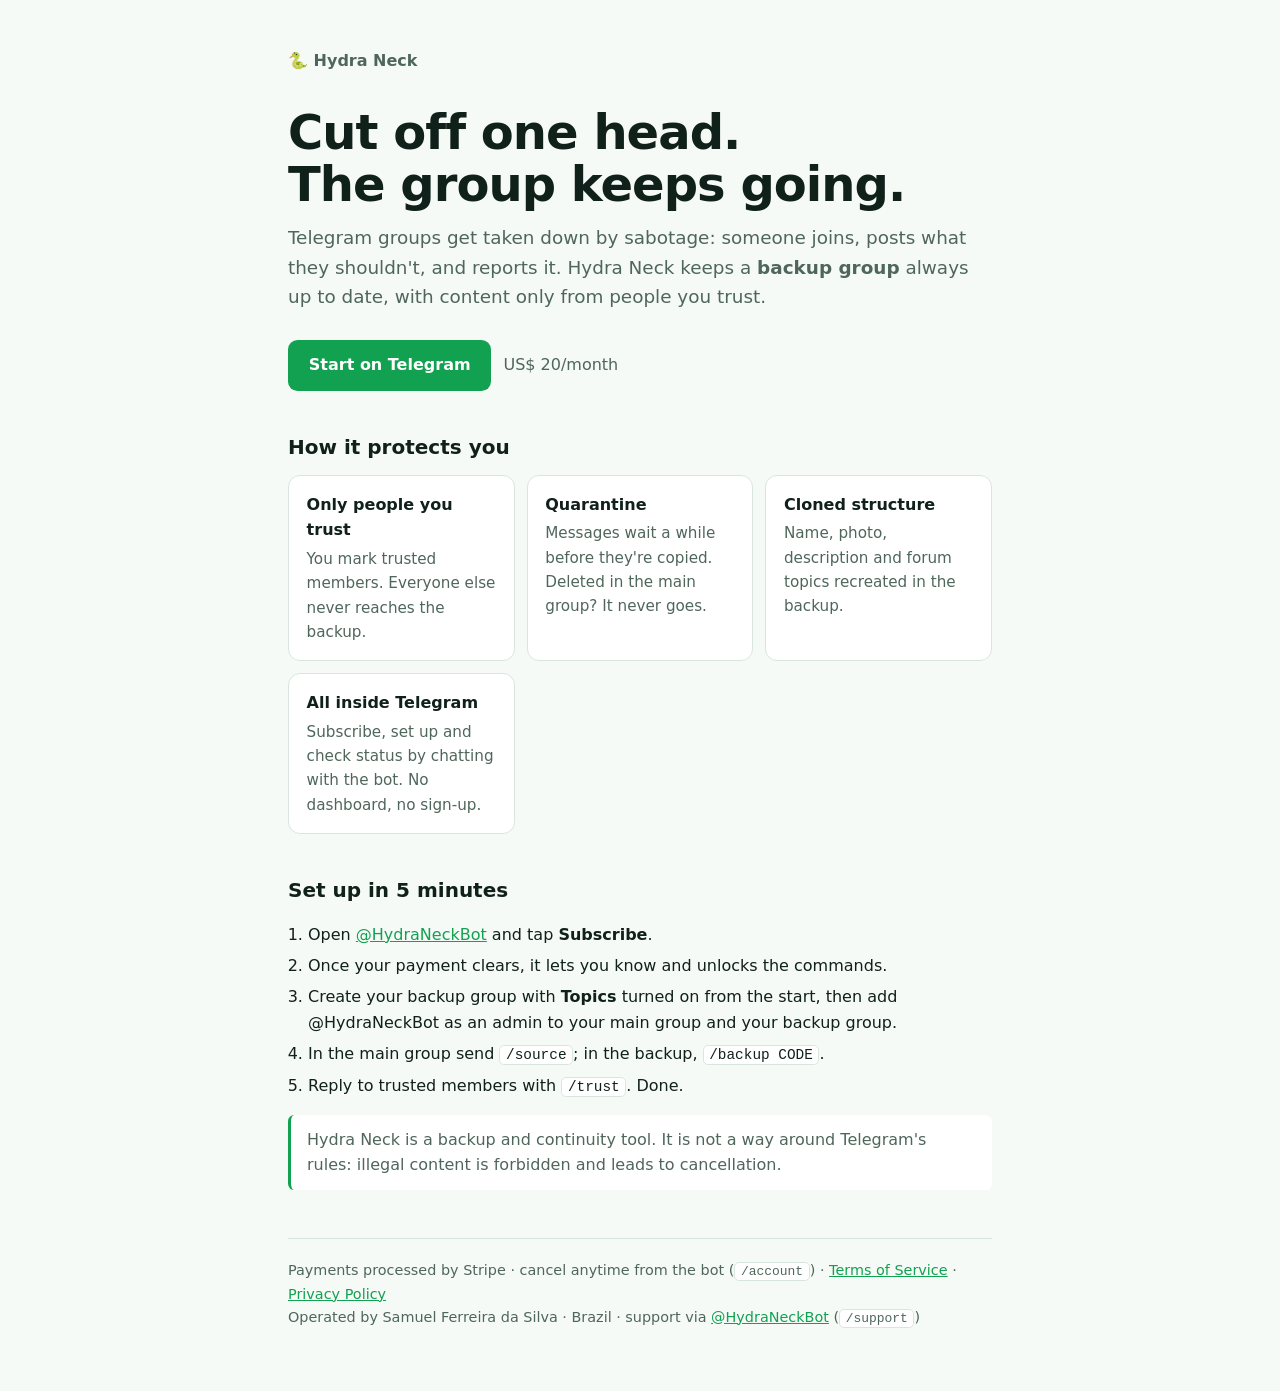
<file: index.html>
<!doctype html>
<html lang="en">
<head>
<meta charset="utf-8">
<meta name="viewport" content="width=device-width, initial-scale=1">
<title>Hydra Neck — a living backup of your Telegram group</title>
<meta name="description" content="Cut off one head and another keeps going. Hydra Neck mirrors your Telegram group into a backup, copying only people you trust.">
<link rel="stylesheet" href="style.css">
<link rel="icon" href="data:image/svg+xml,<svg xmlns='http://www.w3.org/2000/svg' viewBox='0 0 100 100'><text y='.9em' font-size='90'>🐍</text></svg>">
</head>
<body>
<main>
  <a class="brand" href="./">🐍 Hydra Neck</a>
  <h1>Cut off one head.<br>The group keeps going.</h1>
  <p class="lead">Telegram groups get taken down by sabotage: someone joins, posts what they shouldn't, and reports it.
    Hydra Neck keeps a <b>backup group</b> always up to date, with content only from people you trust.</p>
  <p><a class="cta" href="https://t.me/HydraNeckBot">Start on Telegram</a><span class="price">US$ 20/month</span></p>

  <h2>How it protects you</h2>
  <div class="grid">
    <div class="card"><b>Only people you trust</b><p>You mark trusted members. Everyone else never reaches the backup.</p></div>
    <div class="card"><b>Quarantine</b><p>Messages wait a while before they're copied. Deleted in the main group? It never goes.</p></div>
    <div class="card"><b>Cloned structure</b><p>Name, photo, description and forum topics recreated in the backup.</p></div>
    <div class="card"><b>All inside Telegram</b><p>Subscribe, set up and check status by chatting with the bot. No dashboard, no sign-up.</p></div>
  </div>

  <h2>Set up in 5 minutes</h2>
  <ol>
    <li>Open <a href="https://t.me/HydraNeckBot">@HydraNeckBot</a> and tap <b>Subscribe</b>.</li>
    <li>Once your payment clears, it lets you know and unlocks the commands.</li>
    <li>Create your backup group with <b>Topics</b> turned on from the start, then add
      @HydraNeckBot as an admin to your main group and your backup group.</li>
    <li>In the main group send <code>/source</code>; in the backup, <code>/backup CODE</code>.</li>
    <li>Reply to trusted members with <code>/trust</code>. Done.</li>
  </ol>

  <p class="note">Hydra Neck is a backup and continuity tool. It is not a way around Telegram's
    rules: illegal content is forbidden and leads to cancellation.</p>

  <footer>
    Payments processed by Stripe · cancel anytime from the bot (<code>/account</code>) ·
    <a href="terms.html">Terms of Service</a> · <a href="privacy.html">Privacy Policy</a><br>
    Operated by Samuel Ferreira da Silva · Brazil · support via
    <a href="https://t.me/HydraNeckBot">@HydraNeckBot</a> (<code>/support</code>)
  </footer>
</main>
</body>
</html>
</file>
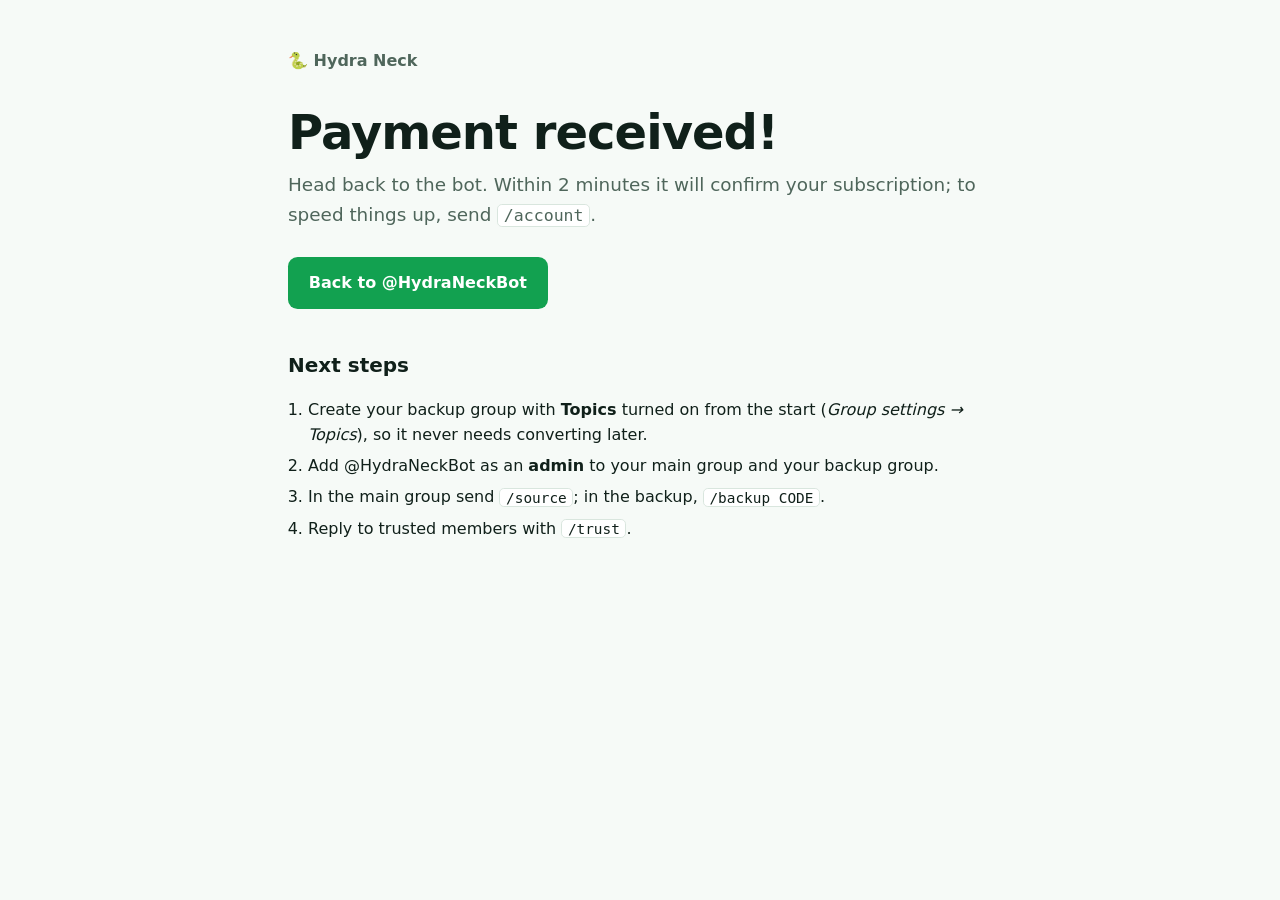
<file: ok.html>
<!doctype html>
<html lang="en">
<head>
<meta charset="utf-8">
<meta name="viewport" content="width=device-width, initial-scale=1">
<title>Payment received — Hydra Neck</title>
<meta name="robots" content="noindex">
<link rel="stylesheet" href="style.css">
<link rel="icon" href="data:image/svg+xml,<svg xmlns='http://www.w3.org/2000/svg' viewBox='0 0 100 100'><text y='.9em' font-size='90'>🐍</text></svg>">
</head>
<body>
<main>
  <a class="brand" href="./">🐍 Hydra Neck</a>
  <h1>Payment received!</h1>
  <p class="lead">Head back to the bot. Within 2 minutes it will confirm your subscription;
    to speed things up, send <code>/account</code>.</p>
  <p><a class="cta" href="https://t.me/HydraNeckBot">Back to @HydraNeckBot</a></p>
  <h2>Next steps</h2>
  <ol>
    <li>Create your backup group with <b>Topics</b> turned on from the start
      (<i>Group settings → Topics</i>), so it never needs converting later.</li>
    <li>Add @HydraNeckBot as an <b>admin</b> to your main group and your backup group.</li>
    <li>In the main group send <code>/source</code>; in the backup, <code>/backup CODE</code>.</li>
    <li>Reply to trusted members with <code>/trust</code>.</li>
  </ol>
</main>
</body>
</html>
</file>
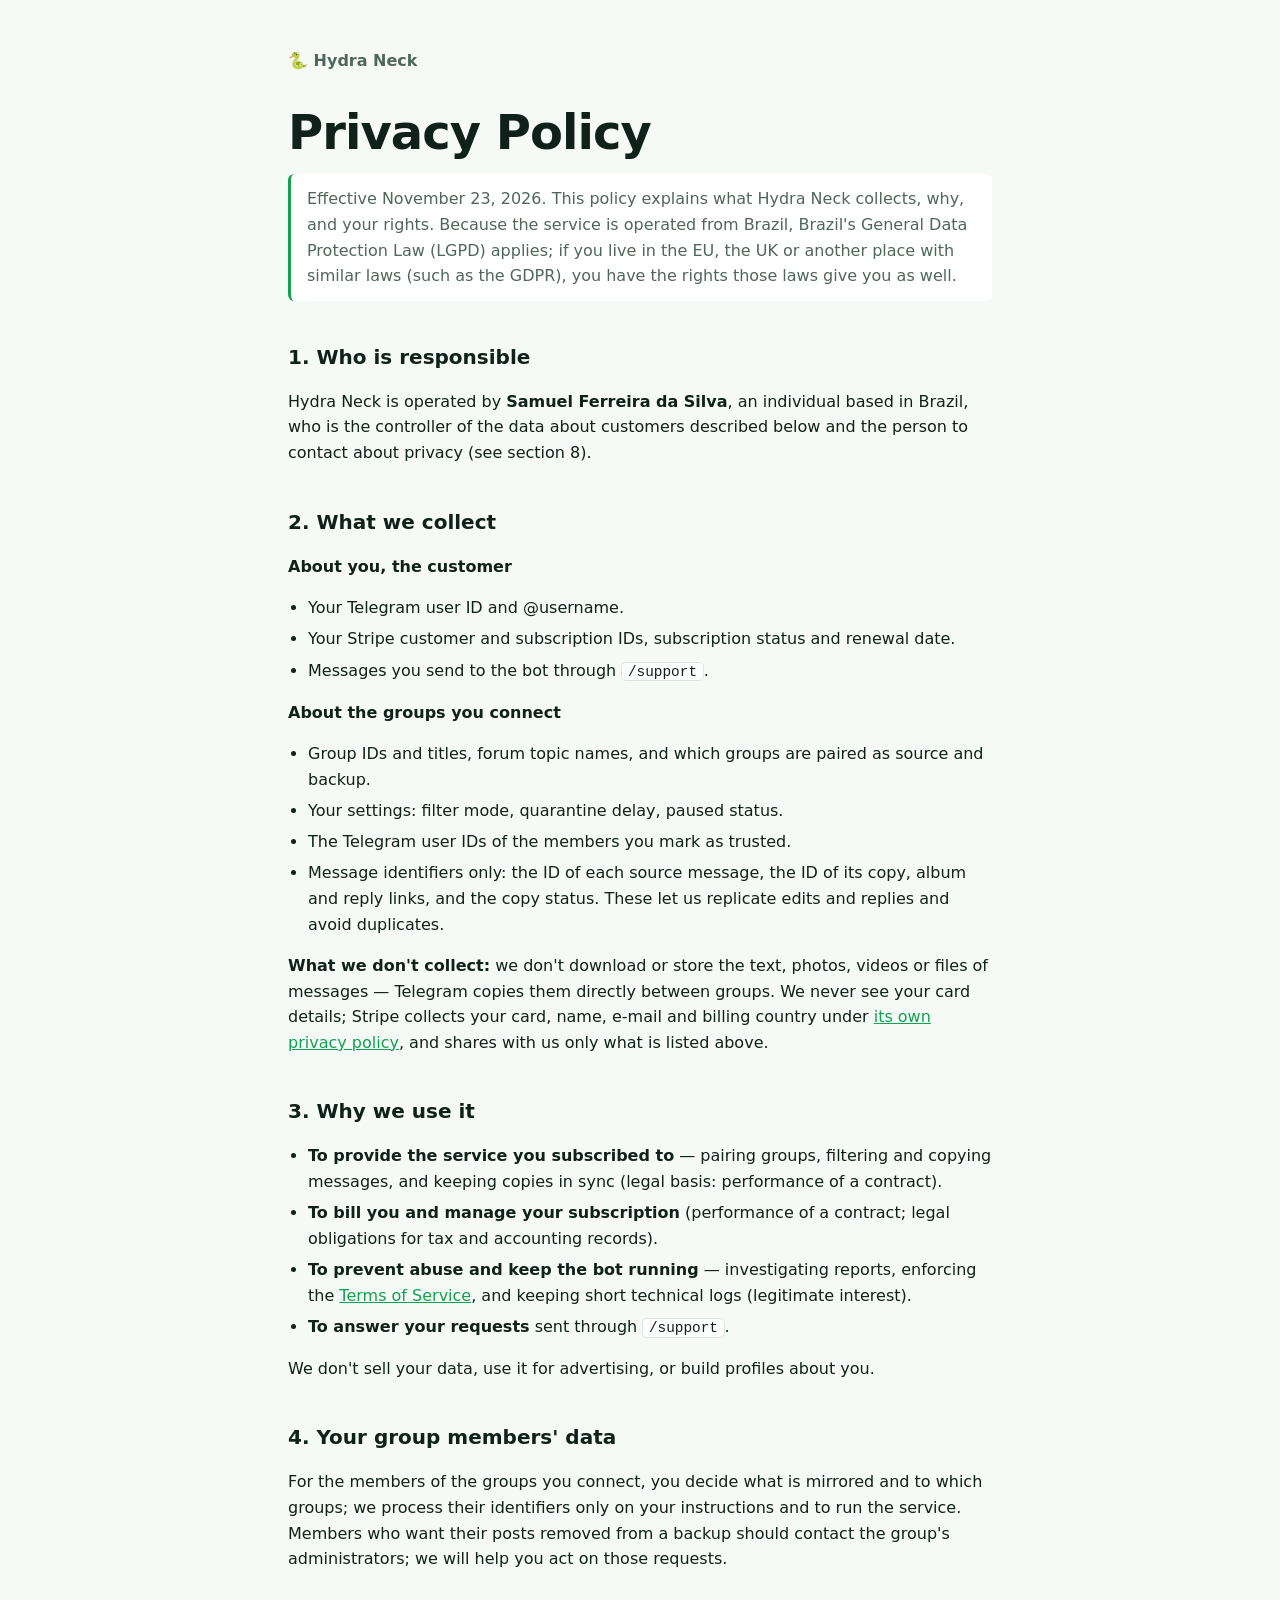
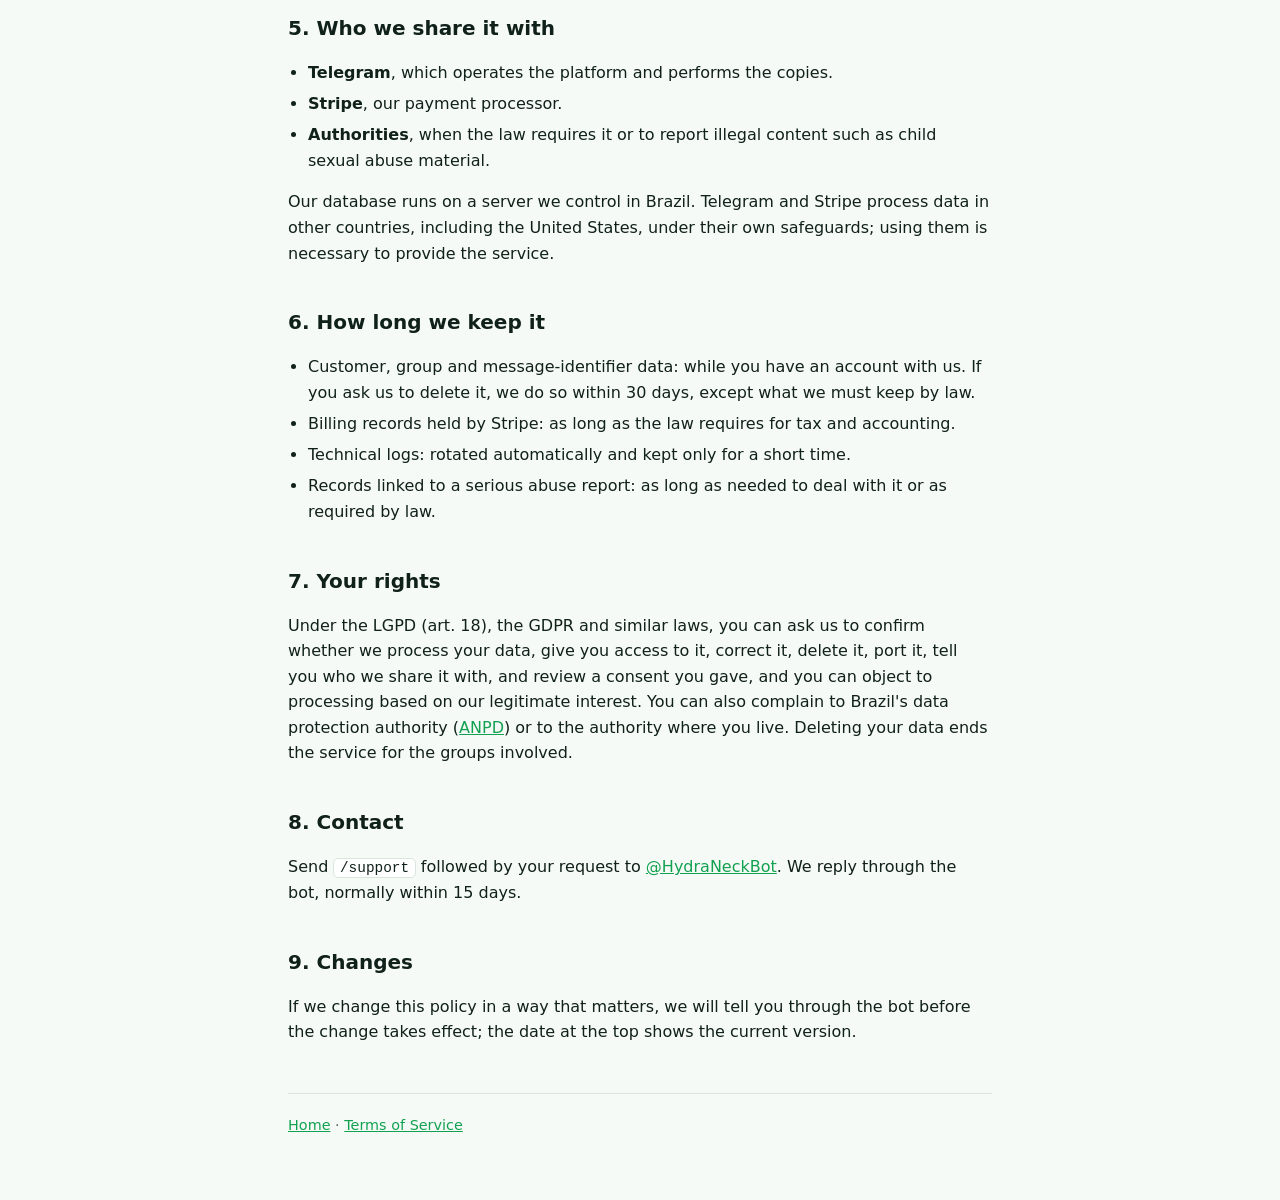
<file: privacy.html>
<!doctype html>
<html lang="en">
<head>
<meta charset="utf-8">
<meta name="viewport" content="width=device-width, initial-scale=1">
<title>Privacy Policy — Hydra Neck</title>
<link rel="stylesheet" href="style.css">
<link rel="icon" href="data:image/svg+xml,<svg xmlns='http://www.w3.org/2000/svg' viewBox='0 0 100 100'><text y='.9em' font-size='90'>🐍</text></svg>">
</head>
<body>
<main>
  <!-- Redigido sem revisão de advogado. Lista de dados conferida com hydraneck/db.py em 23/11/2026. -->
  <a class="brand" href="./">🐍 Hydra Neck</a>
  <h1>Privacy Policy</h1>
  <p class="note">Effective November 23, 2026. This policy explains what Hydra Neck collects, why,
    and your rights. Because the service is operated from Brazil, Brazil's General Data Protection
    Law (LGPD) applies; if you live in the EU, the UK or another place with similar laws (such as
    the GDPR), you have the rights those laws give you as well.</p>

  <h2>1. Who is responsible</h2>
  <p>Hydra Neck is operated by <b>Samuel Ferreira da Silva</b>, an individual based in Brazil, who
    is the controller of the data about customers described below and the person to contact about
    privacy (see section 8).</p>

  <h2>2. What we collect</h2>
  <p><b>About you, the customer</b></p>
  <ul>
    <li>Your Telegram user ID and @username.</li>
    <li>Your Stripe customer and subscription IDs, subscription status and renewal date.</li>
    <li>Messages you send to the bot through <code>/support</code>.</li>
  </ul>
  <p><b>About the groups you connect</b></p>
  <ul>
    <li>Group IDs and titles, forum topic names, and which groups are paired as source and
      backup.</li>
    <li>Your settings: filter mode, quarantine delay, paused status.</li>
    <li>The Telegram user IDs of the members you mark as trusted.</li>
    <li>Message identifiers only: the ID of each source message, the ID of its copy, album and reply
      links, and the copy status. These let us replicate edits and replies and avoid duplicates.</li>
  </ul>
  <p><b>What we don't collect:</b> we don't download or store the text, photos, videos or files of
    messages — Telegram copies them directly between groups. We never see your card details; Stripe
    collects your card, name, e-mail and billing country under
    <a href="https://stripe.com/privacy">its own privacy policy</a>, and shares with us only what
    is listed above.</p>

  <h2>3. Why we use it</h2>
  <ul>
    <li><b>To provide the service you subscribed to</b> — pairing groups, filtering and copying
      messages, and keeping copies in sync (legal basis: performance of a contract).</li>
    <li><b>To bill you and manage your subscription</b> (performance of a contract; legal
      obligations for tax and accounting records).</li>
    <li><b>To prevent abuse and keep the bot running</b> — investigating reports, enforcing the
      <a href="terms.html">Terms of Service</a>, and keeping short technical logs (legitimate
      interest).</li>
    <li><b>To answer your requests</b> sent through <code>/support</code>.</li>
  </ul>
  <p>We don't sell your data, use it for advertising, or build profiles about you.</p>

  <h2>4. Your group members' data</h2>
  <p>For the members of the groups you connect, you decide what is mirrored and to which groups;
    we process their identifiers only on your instructions and to run the service. Members who want
    their posts removed from a backup should contact the group's administrators; we will help you
    act on those requests.</p>

  <h2>5. Who we share it with</h2>
  <ul>
    <li><b>Telegram</b>, which operates the platform and performs the copies.</li>
    <li><b>Stripe</b>, our payment processor.</li>
    <li><b>Authorities</b>, when the law requires it or to report illegal content such as child
      sexual abuse material.</li>
  </ul>
  <p>Our database runs on a server we control in Brazil. Telegram and Stripe process data in other
    countries, including the United States, under their own safeguards; using them is necessary to
    provide the service.</p>

  <h2>6. How long we keep it</h2>
  <ul>
    <li>Customer, group and message-identifier data: while you have an account with us. If you ask
      us to delete it, we do so within 30 days, except what we must keep by law.</li>
    <li>Billing records held by Stripe: as long as the law requires for tax and accounting.</li>
    <li>Technical logs: rotated automatically and kept only for a short time.</li>
    <li>Records linked to a serious abuse report: as long as needed to deal with it or as required by
      law.</li>
  </ul>

  <h2>7. Your rights</h2>
  <p>Under the LGPD (art. 18), the GDPR and similar laws, you can ask us to confirm whether we process your
    data, give you access to it, correct it, delete it, port it, tell you who we share it with, and
    review a consent you gave, and you can object to processing based on our legitimate interest.
    You can also complain to Brazil's data protection authority
    (<a href="https://www.gov.br/anpd">ANPD</a>) or to the authority where you live. Deleting your data ends the service for the
    groups involved.</p>

  <h2>8. Contact</h2>
  <p>Send <code>/support</code> followed by your request to
    <a href="https://t.me/HydraNeckBot">@HydraNeckBot</a>. We reply through the bot, normally
    within 15 days.</p>

  <h2>9. Changes</h2>
  <p>If we change this policy in a way that matters, we will tell you through the bot before the
    change takes effect; the date at the top shows the current version.</p>

  <footer><a href="./">Home</a> · <a href="terms.html">Terms of Service</a></footer>
</main>
</body>
</html>
</file>
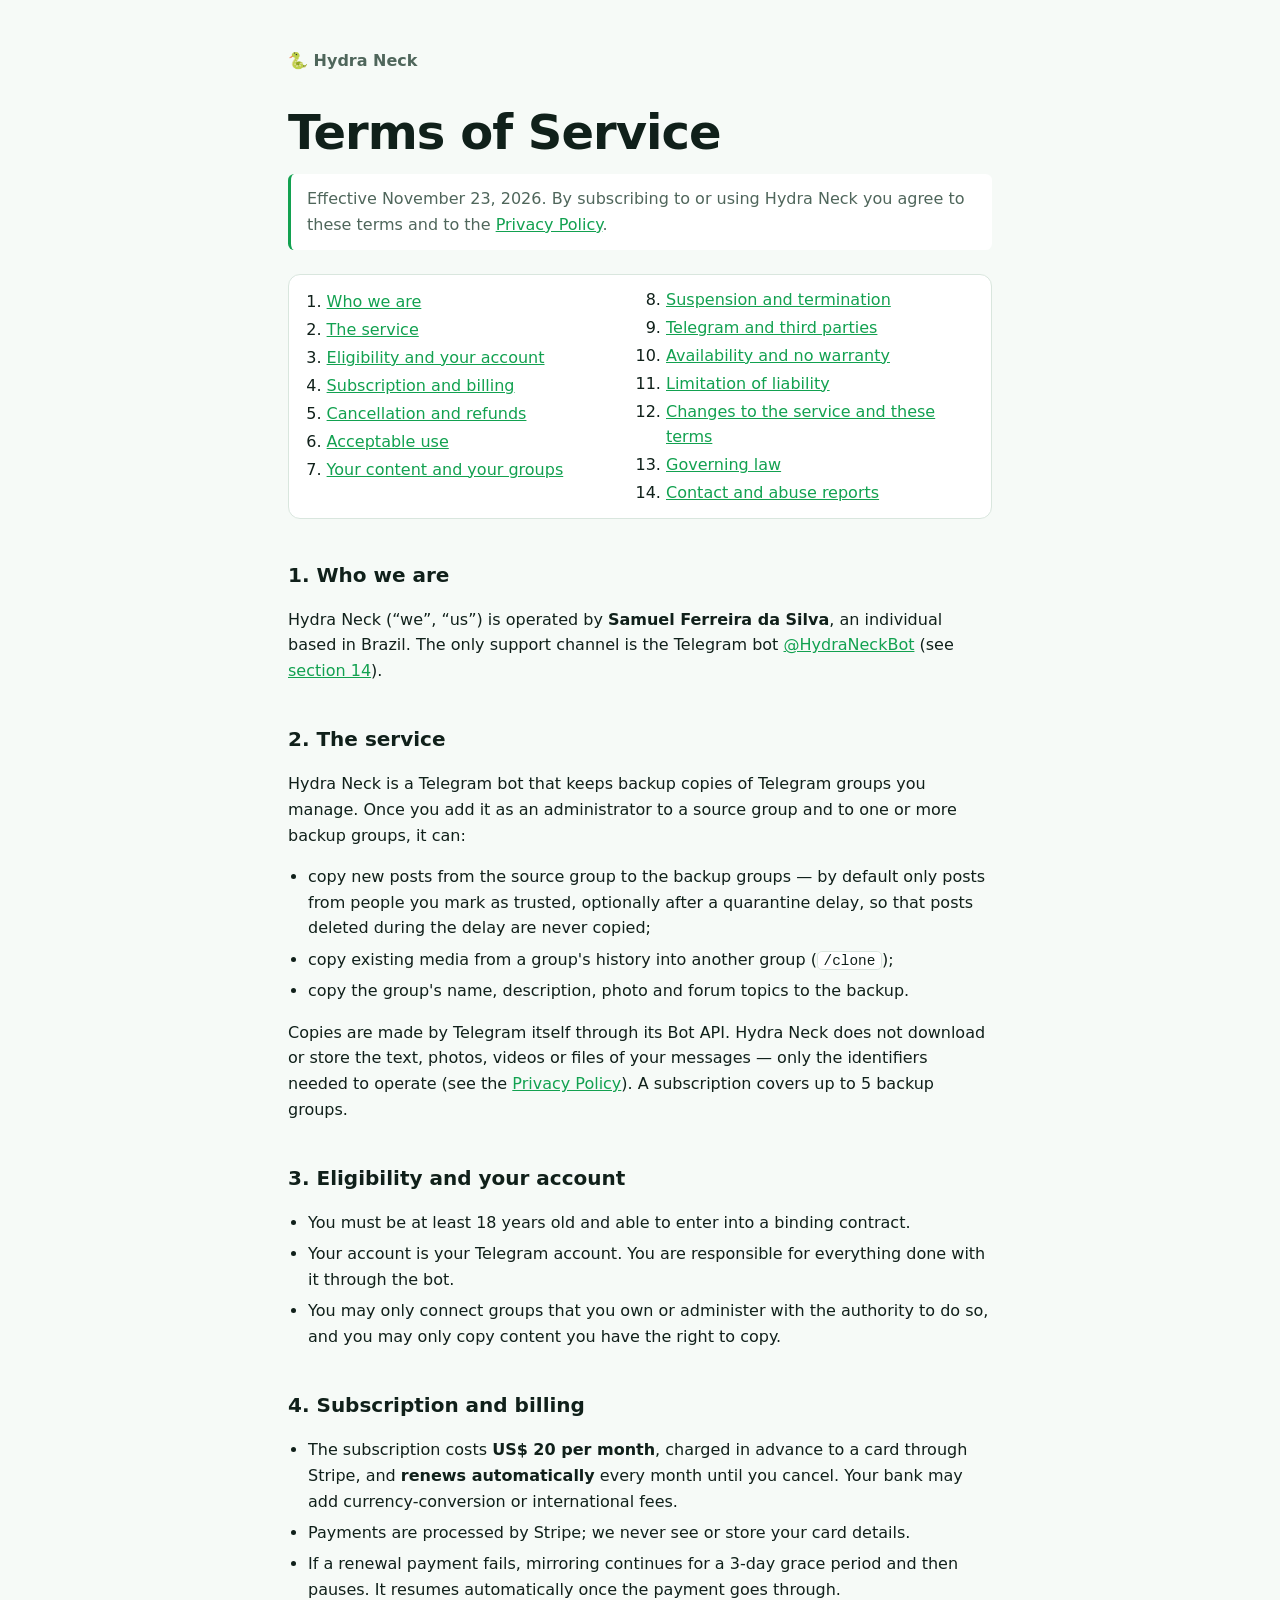
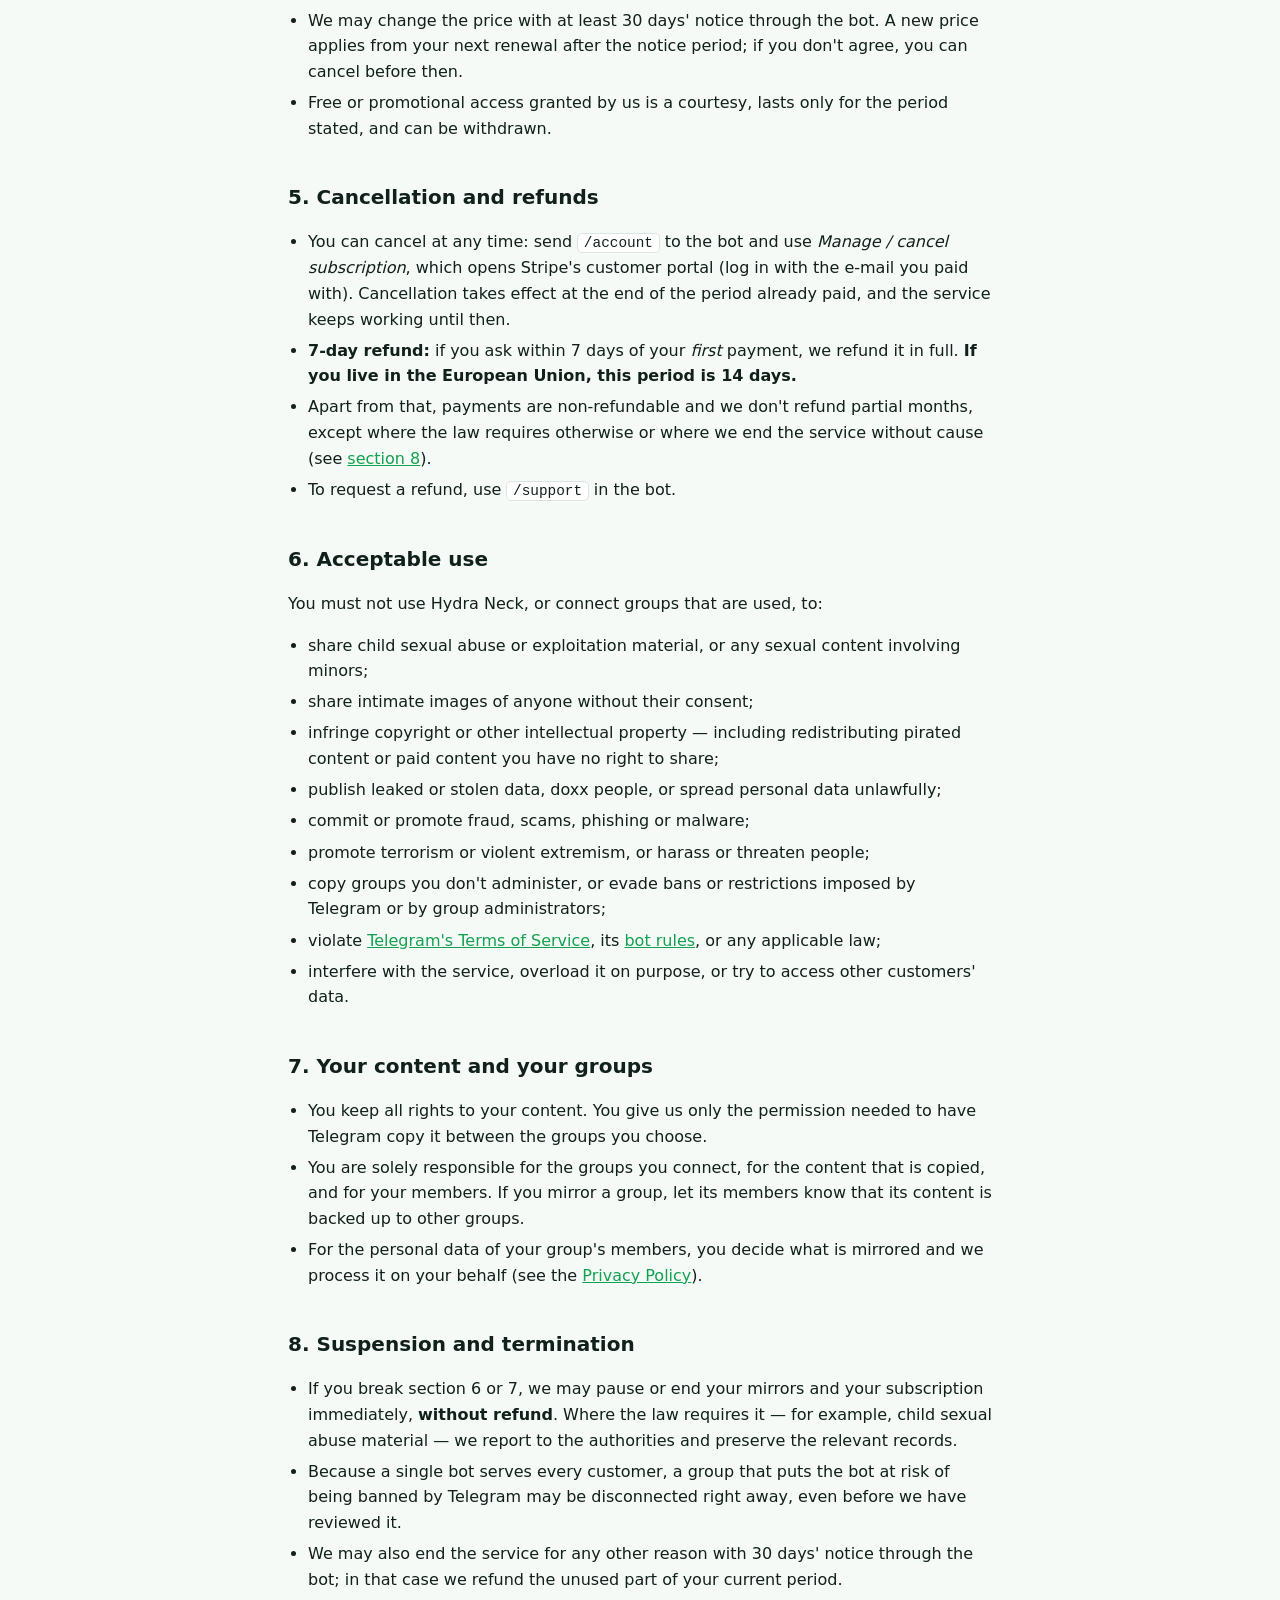
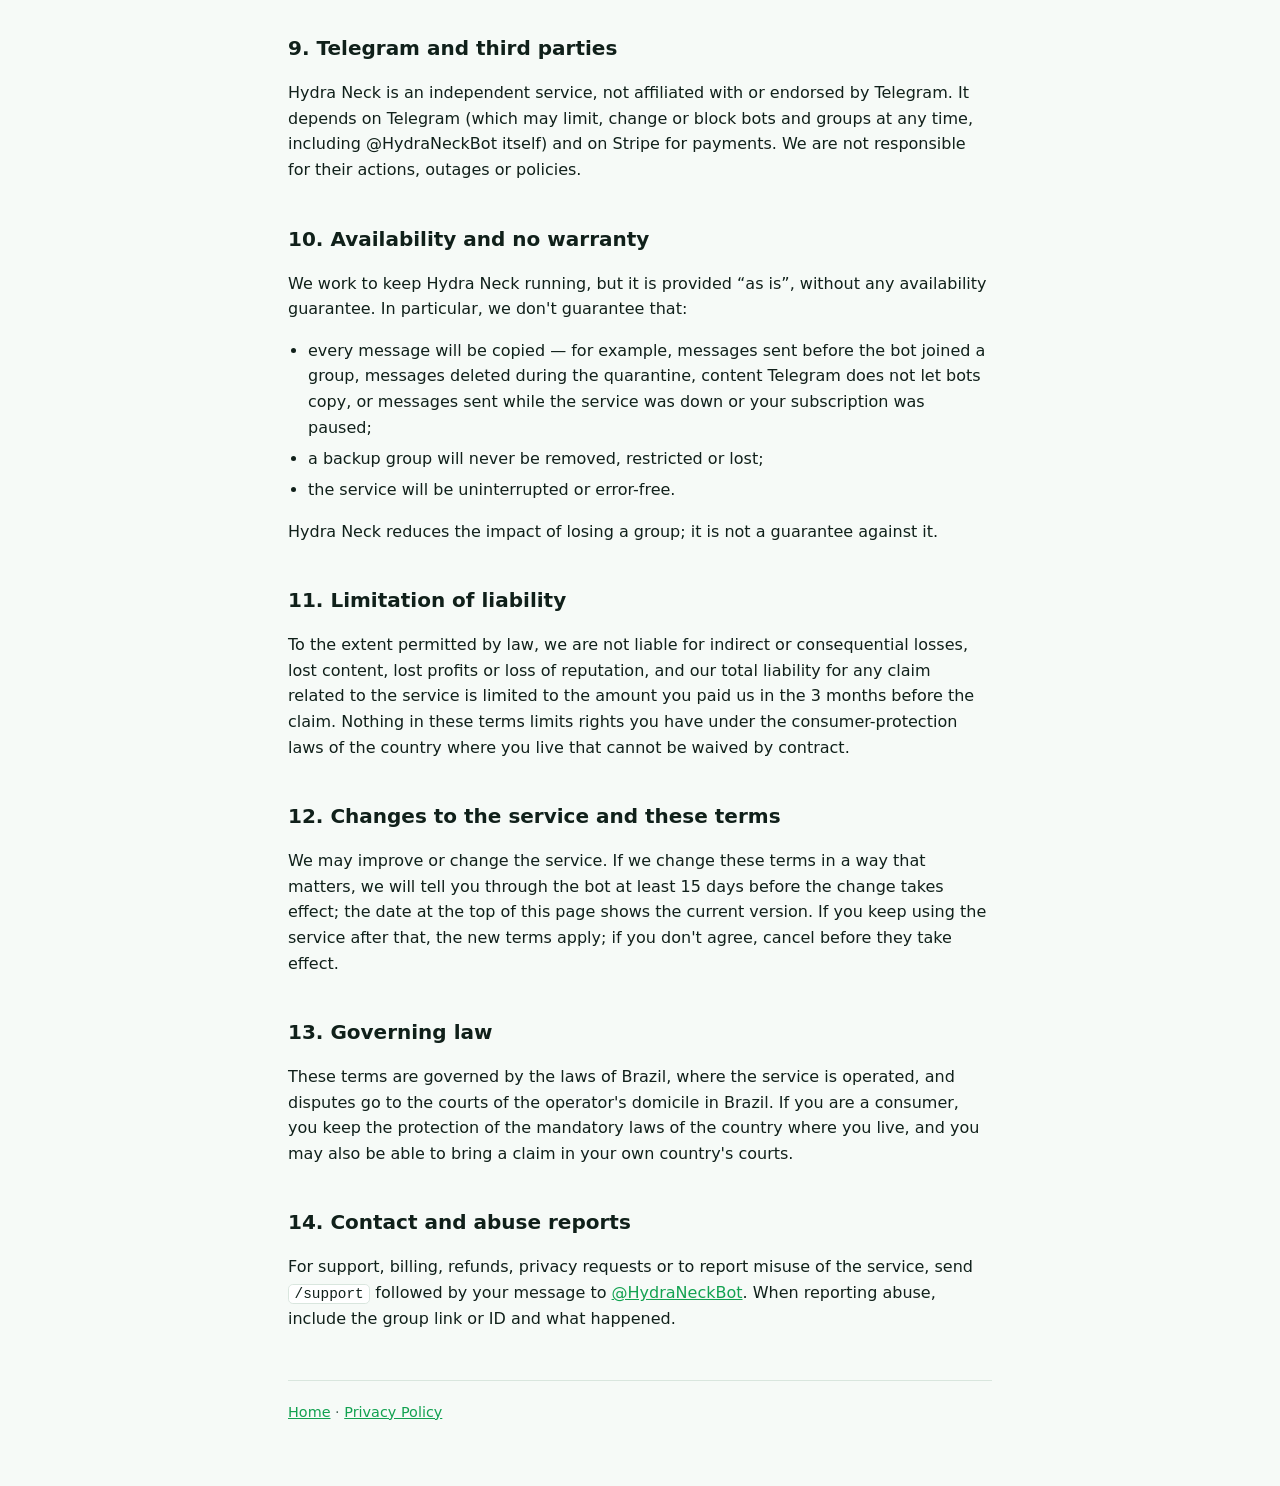
<file: terms.html>
<!doctype html>
<html lang="en">
<head>
<meta charset="utf-8">
<meta name="viewport" content="width=device-width, initial-scale=1">
<title>Terms of Service — Hydra Neck</title>
<link rel="stylesheet" href="style.css">
<link rel="icon" href="data:image/svg+xml,<svg xmlns='http://www.w3.org/2000/svg' viewBox='0 0 100 100'><text y='.9em' font-size='90'>🐍</text></svg>">
</head>
<body>
<main>
  <!-- Redigido sem revisão de advogado. Fatos (dados, prazos, preço) conferidos com o código em 23/11/2026. -->
  <a class="brand" href="./">🐍 Hydra Neck</a>
  <h1>Terms of Service</h1>
  <p class="note">Effective November 23, 2026. By subscribing to or using Hydra Neck you agree to
    these terms and to the <a href="privacy.html">Privacy Policy</a>.</p>

  <nav class="toc" aria-label="Contents">
    <ol>
      <li><a href="#who">Who we are</a></li>
      <li><a href="#service">The service</a></li>
      <li><a href="#eligibility">Eligibility and your account</a></li>
      <li><a href="#billing">Subscription and billing</a></li>
      <li><a href="#cancel">Cancellation and refunds</a></li>
      <li><a href="#use">Acceptable use</a></li>
      <li><a href="#content">Your content and your groups</a></li>
      <li><a href="#enforcement">Suspension and termination</a></li>
      <li><a href="#telegram">Telegram and third parties</a></li>
      <li><a href="#warranty">Availability and no warranty</a></li>
      <li><a href="#liability">Limitation of liability</a></li>
      <li><a href="#changes">Changes to the service and these terms</a></li>
      <li><a href="#law">Governing law</a></li>
      <li><a href="#contact">Contact and abuse reports</a></li>
    </ol>
  </nav>

  <h2 id="who">1. Who we are</h2>
  <p>Hydra Neck (“we”, “us”) is operated by <b>Samuel Ferreira da Silva</b>, an individual
    based in Brazil. The only support channel is the Telegram bot
    <a href="https://t.me/HydraNeckBot">@HydraNeckBot</a> (see <a href="#contact">section 14</a>).</p>

  <h2 id="service">2. The service</h2>
  <p>Hydra Neck is a Telegram bot that keeps backup copies of Telegram groups you manage. Once you
    add it as an administrator to a source group and to one or more backup groups, it can:</p>
  <ul>
    <li>copy new posts from the source group to the backup groups — by default only posts from
      people you mark as trusted, optionally after a quarantine delay, so that posts deleted during
      the delay are never copied;</li>
    <li>copy existing media from a group's history into another group (<code>/clone</code>);</li>
    <li>copy the group's name, description, photo and forum topics to the backup.</li>
  </ul>
  <p>Copies are made by Telegram itself through its Bot API. Hydra Neck does not download or store
    the text, photos, videos or files of your messages — only the identifiers needed to operate
    (see the <a href="privacy.html">Privacy Policy</a>). A subscription covers up to 5 backup
    groups.</p>

  <h2 id="eligibility">3. Eligibility and your account</h2>
  <ul>
    <li>You must be at least 18 years old and able to enter into a binding contract.</li>
    <li>Your account is your Telegram account. You are responsible for everything done with it
      through the bot.</li>
    <li>You may only connect groups that you own or administer with the authority to do so, and you
      may only copy content you have the right to copy.</li>
  </ul>

  <h2 id="billing">4. Subscription and billing</h2>
  <ul>
    <li>The subscription costs <b>US$ 20 per month</b>, charged in advance to a card through
      Stripe, and <b>renews automatically</b> every month until you cancel. Your bank may add
      currency-conversion or international fees.</li>
    <li>Payments are processed by Stripe; we never see or store your card details.</li>
    <li>If a renewal payment fails, mirroring continues for a 3-day grace period and then pauses.
      It resumes automatically once the payment goes through.</li>
    <li>We may change the price with at least 30 days' notice through the bot. A new price applies
      from your next renewal after the notice period; if you don't agree, you can cancel before
      then.</li>
    <li>Free or promotional access granted by us is a courtesy, lasts only for the period stated,
      and can be withdrawn.</li>
  </ul>

  <h2 id="cancel">5. Cancellation and refunds</h2>
  <ul>
    <li>You can cancel at any time: send <code>/account</code> to the bot and use
      <i>Manage / cancel subscription</i>, which opens Stripe's customer portal (log in with the
      e-mail you paid with). Cancellation takes effect at the end of the period already paid, and
      the service keeps working until then.</li>
    <li><b>7-day refund:</b> if you ask within 7 days of your <i>first</i> payment, we refund it in
      full. <b>If you live in the European Union, this period is 14 days.</b></li>
    <li>Apart from that, payments are non-refundable and we don't refund partial months, except
      where the law requires otherwise or where we end the service without cause (see
      <a href="#enforcement">section 8</a>).</li>
    <li>To request a refund, use <code>/support</code> in the bot.</li>
  </ul>

  <h2 id="use">6. Acceptable use</h2>
  <p>You must not use Hydra Neck, or connect groups that are used, to:</p>
  <ul>
    <li>share child sexual abuse or exploitation material, or any sexual content involving
      minors;</li>
    <li>share intimate images of anyone without their consent;</li>
    <li>infringe copyright or other intellectual property — including redistributing pirated
      content or paid content you have no right to share;</li>
    <li>publish leaked or stolen data, doxx people, or spread personal data unlawfully;</li>
    <li>commit or promote fraud, scams, phishing or malware;</li>
    <li>promote terrorism or violent extremism, or harass or threaten people;</li>
    <li>copy groups you don't administer, or evade bans or restrictions imposed by Telegram or by
      group administrators;</li>
    <li>violate <a href="https://telegram.org/tos">Telegram's Terms of Service</a>, its
      <a href="https://telegram.org/tos/bot-developers">bot rules</a>, or any applicable law;</li>
    <li>interfere with the service, overload it on purpose, or try to access other customers'
      data.</li>
  </ul>

  <h2 id="content">7. Your content and your groups</h2>
  <ul>
    <li>You keep all rights to your content. You give us only the permission needed to have
      Telegram copy it between the groups you choose.</li>
    <li>You are solely responsible for the groups you connect, for the content that is copied, and
      for your members. If you mirror a group, let its members know that its content is backed up
      to other groups.</li>
    <li>For the personal data of your group's members, you decide what is mirrored and we process
      it on your behalf (see the <a href="privacy.html">Privacy Policy</a>).</li>
  </ul>

  <h2 id="enforcement">8. Suspension and termination</h2>
  <ul>
    <li>If you break section 6 or 7, we may pause or end your mirrors and your subscription
      immediately, <b>without refund</b>. Where the law requires it — for example, child sexual
      abuse material — we report to the authorities and preserve the relevant records.</li>
    <li>Because a single bot serves every customer, a group that puts the bot at risk of being
      banned by Telegram may be disconnected right away, even before we have reviewed it.</li>
    <li>We may also end the service for any other reason with 30 days' notice through the bot; in
      that case we refund the unused part of your current period.</li>
  </ul>

  <h2 id="telegram">9. Telegram and third parties</h2>
  <p>Hydra Neck is an independent service, not affiliated with or endorsed by Telegram. It depends
    on Telegram (which may limit, change or block bots and groups at any time, including
    @HydraNeckBot itself) and on Stripe for payments. We are not responsible for their actions,
    outages or policies.</p>

  <h2 id="warranty">10. Availability and no warranty</h2>
  <p>We work to keep Hydra Neck running, but it is provided “as is”, without any availability
    guarantee. In particular, we don't guarantee that:</p>
  <ul>
    <li>every message will be copied — for example, messages sent before the bot joined a group,
      messages deleted during the quarantine, content Telegram does not let bots copy, or messages
      sent while the service was down or your subscription was paused;</li>
    <li>a backup group will never be removed, restricted or lost;</li>
    <li>the service will be uninterrupted or error-free.</li>
  </ul>
  <p>Hydra Neck reduces the impact of losing a group; it is not a guarantee against it.</p>

  <h2 id="liability">11. Limitation of liability</h2>
  <p>To the extent permitted by law, we are not liable for indirect or consequential losses, lost
    content, lost profits or loss of reputation, and our total liability for any claim related to
    the service is limited to the amount you paid us in the 3 months before the claim. Nothing in
    these terms limits rights you have under the consumer-protection laws of the country where you
    live that cannot be waived by contract.</p>

  <h2 id="changes">12. Changes to the service and these terms</h2>
  <p>We may improve or change the service. If we change these terms in a way that matters, we will
    tell you through the bot at least 15 days before the change takes effect; the date at the top
    of this page shows the current version. If you keep using the service after that, the new terms
    apply; if you don't agree, cancel before they take effect.</p>

  <h2 id="law">13. Governing law</h2>
  <p>These terms are governed by the laws of Brazil, where the service is operated, and disputes go
    to the courts of the operator's domicile in Brazil. If you are a consumer, you keep the
    protection of the mandatory laws of the country where you live, and you may also be able to
    bring a claim in your own country's courts.</p>

  <h2 id="contact">14. Contact and abuse reports</h2>
  <p>For support, billing, refunds, privacy requests or to report misuse of the service, send
    <code>/support</code> followed by your message to
    <a href="https://t.me/HydraNeckBot">@HydraNeckBot</a>. When reporting abuse, include the group
    link or ID and what happened.</p>

  <footer><a href="./">Home</a> · <a href="privacy.html">Privacy Policy</a></footer>
</main>
</body>
</html>
</file>
<file: style.css>
:root {
  --bg: #0d1412;
  --surface: #14201c;
  --line: #22332d;
  --text: #e6efe9;
  --muted: #9db2a8;
  --accent: #3ddc84;
  --accent-ink: #062414;
}
@media (prefers-color-scheme: light) {
  :root {
    --bg: #f6faf7;
    --surface: #ffffff;
    --line: #d9e6de;
    --text: #10201a;
    --muted: #4f665b;
    --accent: #12a150;
    --accent-ink: #ffffff;
  }
}
* { box-sizing: border-box; }
html { -webkit-text-size-adjust: 100%; }
body {
  margin: 0;
  background: var(--bg);
  color: var(--text);
  font: 16px/1.6 system-ui, -apple-system, "Segoe UI", Roboto, sans-serif;
}
main { max-width: 46rem; margin: 0 auto; padding: 3rem 1rem 4rem; }
a { color: var(--accent); }
h1 { font-size: clamp(2rem, 6vw, 3rem); line-height: 1.1; margin: 0 0 .75rem; letter-spacing: -.02em; }
h2 { font-size: 1.25rem; margin: 2.5rem 0 .75rem; }
.lead { font-size: 1.15rem; color: var(--muted); margin: 0 0 1.75rem; }
.brand { font-weight: 700; color: var(--muted); margin-bottom: 2rem; text-decoration: none; display: inline-block; }
.cta {
  display: inline-block; background: var(--accent); color: var(--accent-ink);
  padding: .8rem 1.3rem; border-radius: .6rem; font-weight: 700; text-decoration: none;
}
.price { color: var(--muted); margin-left: .75rem; white-space: nowrap; }
.grid { display: grid; gap: .75rem; grid-template-columns: repeat(auto-fit, minmax(13rem, 1fr)); }
.card { background: var(--surface); border: 1px solid var(--line); border-radius: .75rem; padding: 1rem 1.1rem; }
.card b { display: block; margin-bottom: .25rem; }
.card p { margin: 0; color: var(--muted); font-size: .95rem; }
ol { padding-left: 1.25rem; }
li { margin: .35rem 0; }
code { background: var(--surface); border: 1px solid var(--line); border-radius: .3rem; padding: .05rem .35rem; font-size: .9em; }
footer { margin-top: 3rem; padding-top: 1.25rem; border-top: 1px solid var(--line); color: var(--muted); font-size: .9rem; }
.note { background: var(--surface); border-left: 3px solid var(--accent); padding: .75rem 1rem; border-radius: .4rem; color: var(--muted); }
ul { padding-left: 1.25rem; }
.toc { background: var(--surface); border: 1px solid var(--line); border-radius: .75rem; padding: .75rem 1.1rem; margin: 1.5rem 0; }
.toc ol { margin: 0; columns: 2 14rem; column-gap: 2rem; }
.toc li { margin: .15rem 0; break-inside: avoid; }
h2[id] { scroll-margin-top: 1rem; }
</file>
